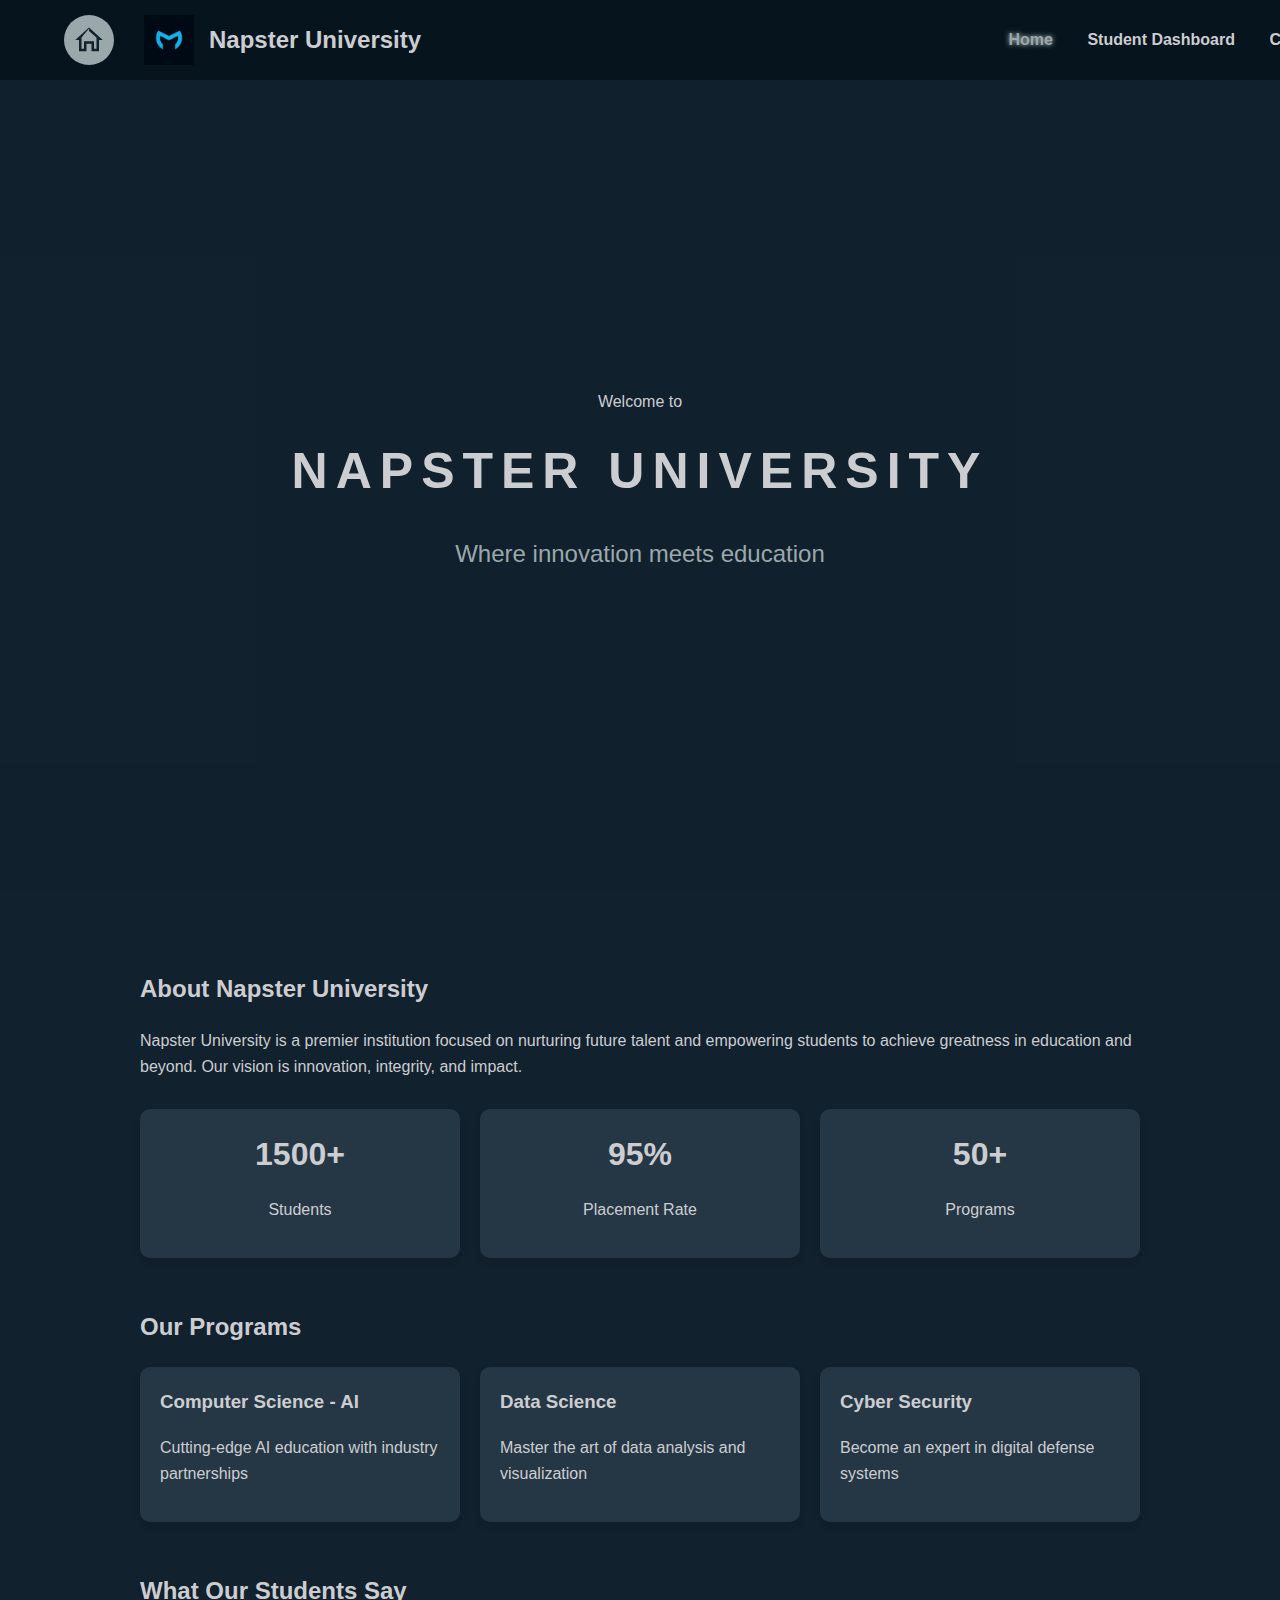
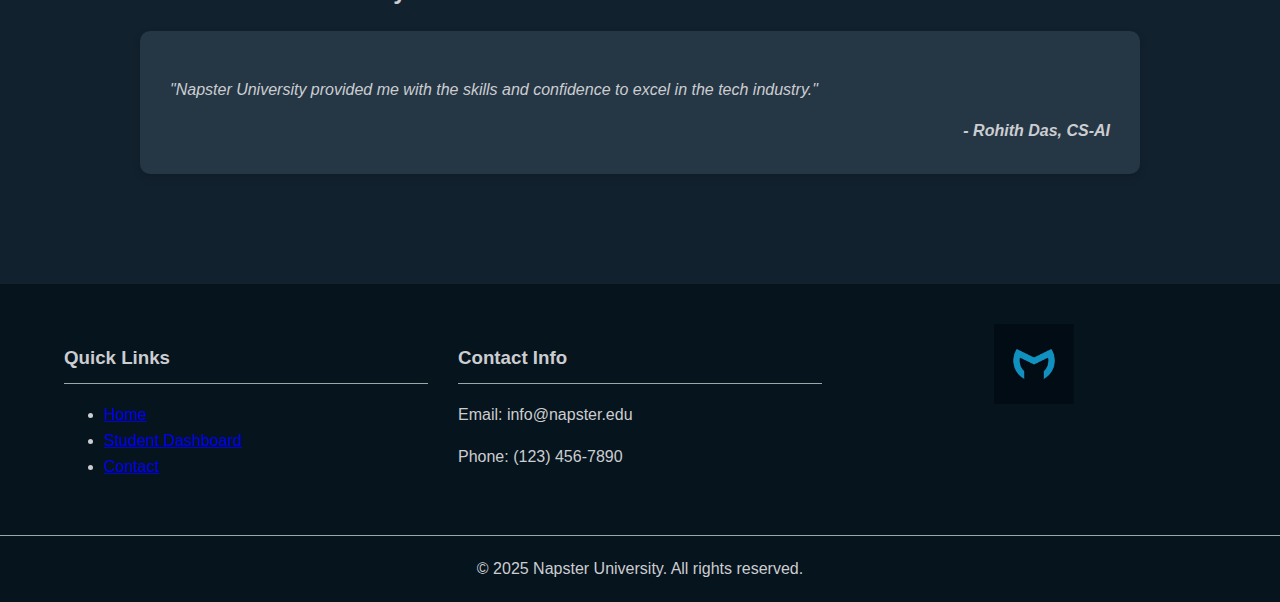
<file: index.html>
<!DOCTYPE html>
<html lang="en">
<head>
  <meta charset="UTF-8">
  <meta name="viewport" content="width=device-width, initial-scale=1.0">
  <title>Napster University</title>
  <link rel="stylesheet" href="style.css">
</head>
<body>
  <header>
    <div class="logo-container">
      <img src="logo.jpg" alt="Napster University Logo" class="university-logo">
      <h1>Napster University</h1>
    </div>
    <nav>
      <a href="index.html" class="active">Home</a>
      <a href="students.html">Student Dashboard</a>
      <a href="contact.html">Contact</a>
    </nav>
  </header>

  <div class="hero">
    <div class="hero-content">
      <p>Welcome to</p>
      <h2>NAPSTER UNIVERSITY</h2>
      <p class="hero-sub">Where innovation meets education</p>
    </div>
  </div>

  <div class="container">
    <section class="about">
      <h2>About Napster University</h2>
      <p>
        Napster University is a premier institution focused on nurturing future talent and empowering students to achieve greatness in education and beyond. Our vision is innovation, integrity, and impact.
      </p>
      <div class="stats">
        <div class="stat-card">
          <h3>1500+</h3>
          <p>Students</p>
        </div>
        <div class="stat-card">
          <h3>95%</h3>
          <p>Placement Rate</p>
        </div>
        <div class="stat-card">
          <h3>50+</h3>
          <p>Programs</p>
        </div>
      </div>
    </section>

    <section class="programs">
      <h2>Our Programs</h2>
      <div class="program-cards">
        <div class="program-card">
          <h3>Computer Science - AI</h3>
          <p>Cutting-edge AI education with industry partnerships</p>
        </div>
        <div class="program-card">
          <h3>Data Science</h3>
          <p>Master the art of data analysis and visualization</p>
        </div>
        <div class="program-card">
          <h3>Cyber Security</h3>
          <p>Become an expert in digital defense systems</p>
        </div>
      </div>
    </section>

    <section class="testimonials">
      <h2>What Our Students Say</h2>
      <div class="testimonial-card">
        <p>"Napster University provided me with the skills and confidence to excel in the tech industry."</p>
        <div class="author">- Rohith Das, CS-AI</div>
      </div>
    </section>
  </div>

  <footer>
    <div class="footer-content">
      <div class="footer-section">
        <h3>Quick Links</h3>
        <ul>
          <li><a href="index.html">Home</a></li>
          <li><a href="students.html">Student Dashboard</a></li>
          <li><a href="contact.html">Contact</a></li>
        </ul>
      </div>
      <div class="footer-section">
        <h3>Contact Info</h3>
        <p>Email: info@napster.edu</p>
        <p>Phone: (123) 456-7890</p>
      </div>
      <div class="footer-section">
        <img src="logo.jpg" alt="Napster University Logo" class="footer-logo">
      </div>
    </div>
    <div class="copyright">
      &copy; 2025 Napster University. All rights reserved.
    </div>
  </footer>
</body>
</html>
</file>
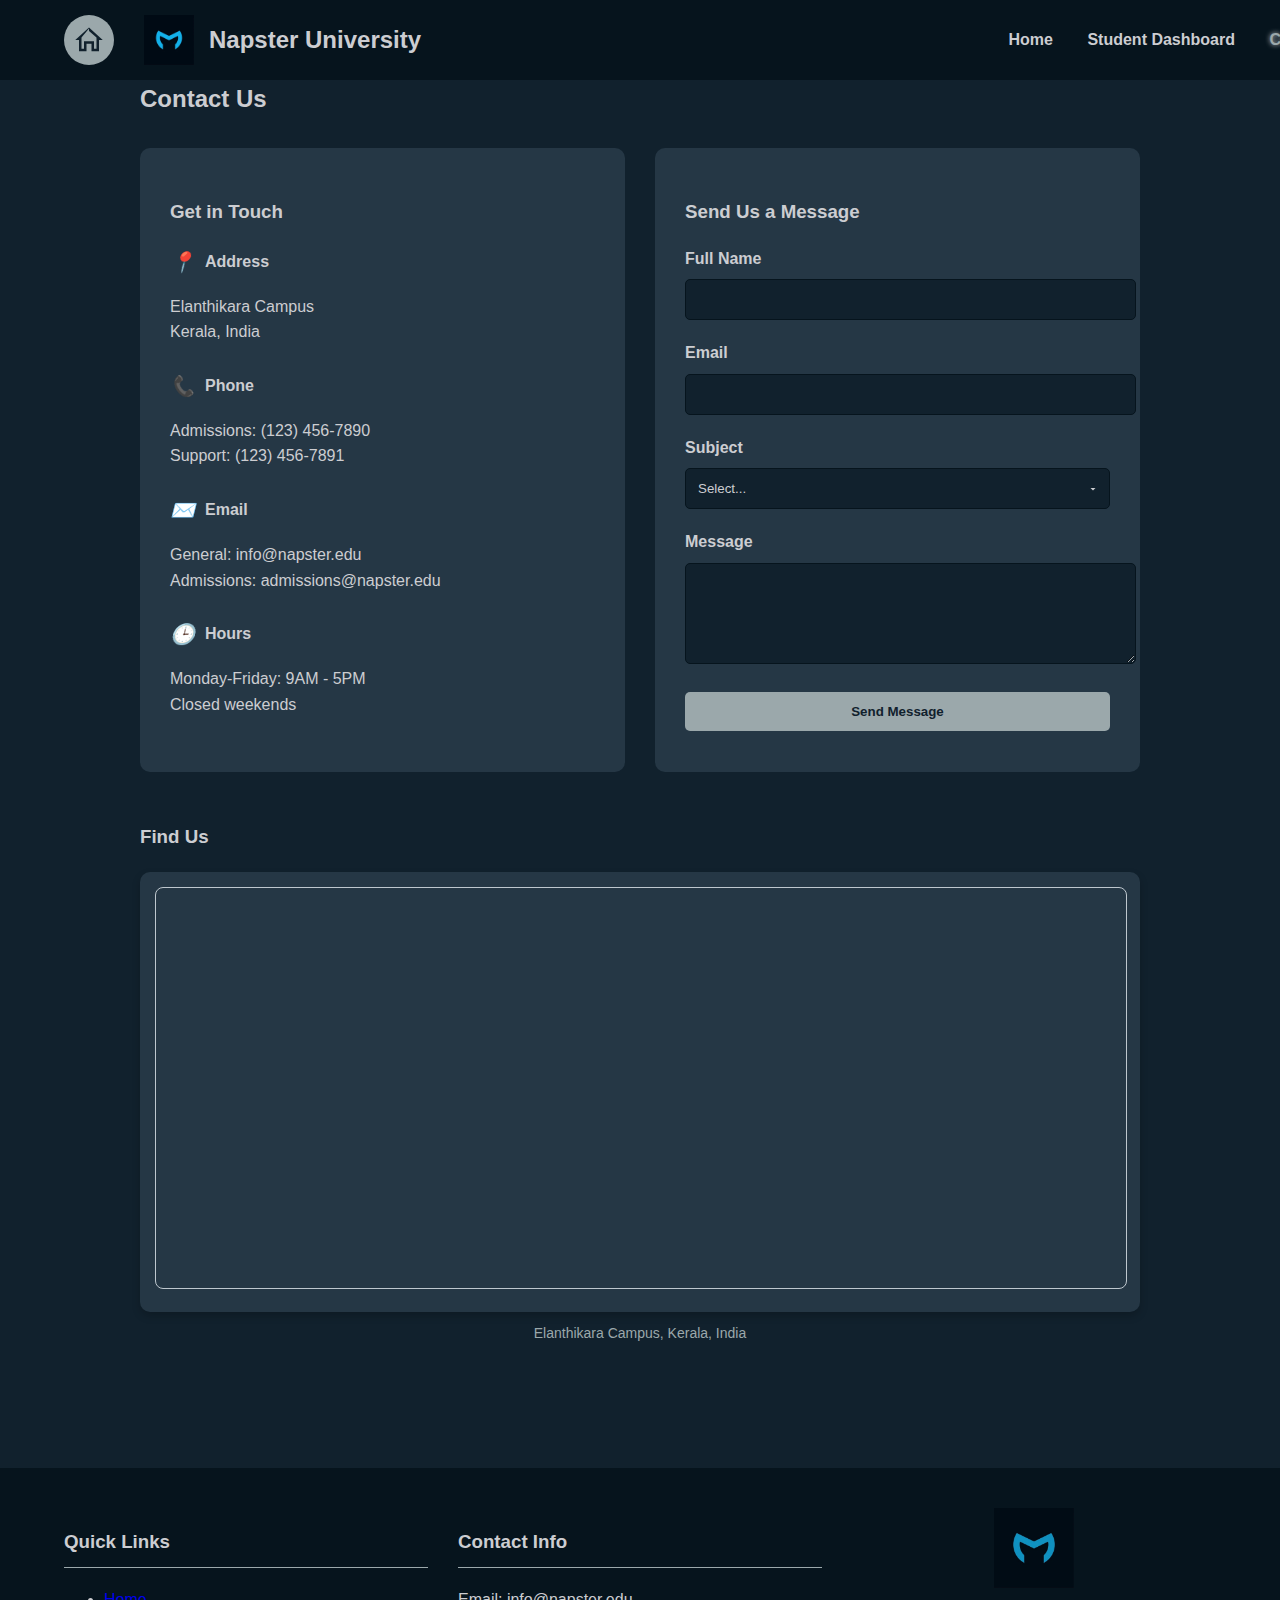
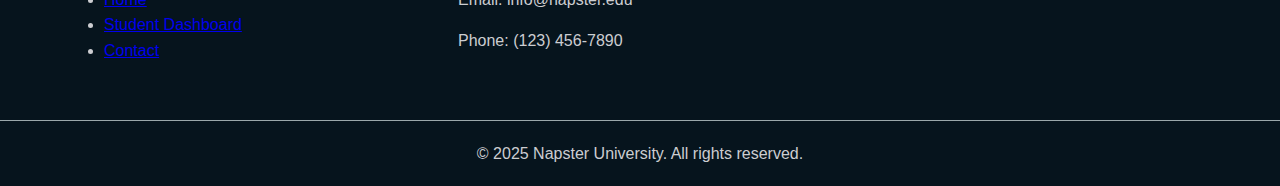
<file: contact.html>
<!DOCTYPE html>
<html lang="en">
<head>
  <meta charset="UTF-8">
  <title>Contact - Napster University</title>
  <link rel="stylesheet" href="style.css">
</head>
<body>
  <header>
    <div class="logo-container">
      <img src="logo.jpg" alt="Napster University Logo" class="university-logo">
      <h1>Napster University</h1>
    </div>
    <nav>
      <a href="index.html">Home</a>
      <a href="students.html">Student Dashboard</a>
      <a href="contact.html" class="active">Contact</a>
    </nav>
  </header>

  <main class="contact">
    <div class="container">
      <h2>Contact Us</h2>
      
      <div class="contact-grid">
        <div class="contact-info">
          <h3>Get in Touch</h3>
          <div class="info-card">
            <h4><i class="icon">📍</i> Address</h4>
            <p>Elanthikara Campus<br>Kerala, India</p>
          </div>
          <div class="info-card">
            <h4><i class="icon">📞</i> Phone</h4>
            <p>Admissions: (123) 456-7890<br>Support: (123) 456-7891</p>
          </div>
          <div class="info-card">
            <h4><i class="icon">✉️</i> Email</h4>
            <p>General: info@napster.edu<br>Admissions: admissions@napster.edu</p>
          </div>
          <div class="info-card">
            <h4><i class="icon">🕒</i> Hours</h4>
            <p>Monday-Friday: 9AM - 5PM<br>Closed weekends</p>
          </div>
        </div>

        <div class="contact-form">
          <h3>Send Us a Message</h3>
          <form action="mailto:info@napster.edu" method="post" enctype="text/plain">
            <div class="form-group">
              <label for="name">Full Name</label>
              <input type="text" id="name" name="name" required>
            </div>
            <div class="form-group">
              <label for="email">Email</label>
              <input type="email" id="email" name="email" required>
            </div>
            <div class="form-group">
              <label for="subject">Subject</label>
              <select id="subject" name="subject" required>
                <option value="">Select...</option>
                <option value="Admissions Inquiry">Admissions Inquiry</option>
                <option value="Technical Support">Technical Support</option>
                <option value="Feedback">Feedback</option>
                <option value="Other">Other</option>
              </select>
            </div>
            <div class="form-group">
              <label for="message">Message</label>
              <textarea id="message" name="message" rows="5" required></textarea>
            </div>
            <button type="submit">Send Message</button>
          </form>
        </div>
      </div>

      <div class="location-map">
        <h3>Find Us</h3>
        <div class="map-container">
          <iframe 
            src="https://www.google.com/maps/embed?pb=!1m18!1m12!1m3!1d4688.612539248899!2d76.26405987572363!3d10.198754169581731!2m3!1f0!2f0!3f0!3m2!1i1024!2i768!4f13.1!3m3!1m2!1s0x3b081b0020afe0ad%3A0x42d88ada52fac39!2sElanthikara!5e1!3m2!1sen!2sin!4v1744968441932!5m2!1sen!2sin" 
            width="100%" 
            height="400" 
            class="dark-map"
            allowfullscreen="" 
            loading="lazy" 
            referrerpolicy="no-referrer-when-downgrade">
          </iframe>
        </div>
        <p class="map-note">Elanthikara Campus, Kerala, India</p>
      </div>
    </div>
  </main>

  <footer>
    <div class="footer-content">
      <div class="footer-section">
        <h3>Quick Links</h3>
        <ul>
          <li><a href="index.html">Home</a></li>
          <li><a href="students.html">Student Dashboard</a></li>
          <li><a href="contact.html">Contact</a></li>
        </ul>
      </div>
      <div class="footer-section">
        <h3>Contact Info</h3>
        <p>Email: info@napster.edu</p>
        <p>Phone: (123) 456-7890</p>
      </div>
      <div class="footer-section">
        <img src="logo.jpg" alt="Napster University Logo" class="footer-logo">
      </div>
    </div>
    <div class="copyright">
      &copy; 2025 Napster University. All rights reserved.
    </div>
  </footer>
</body>
</html>
</file>
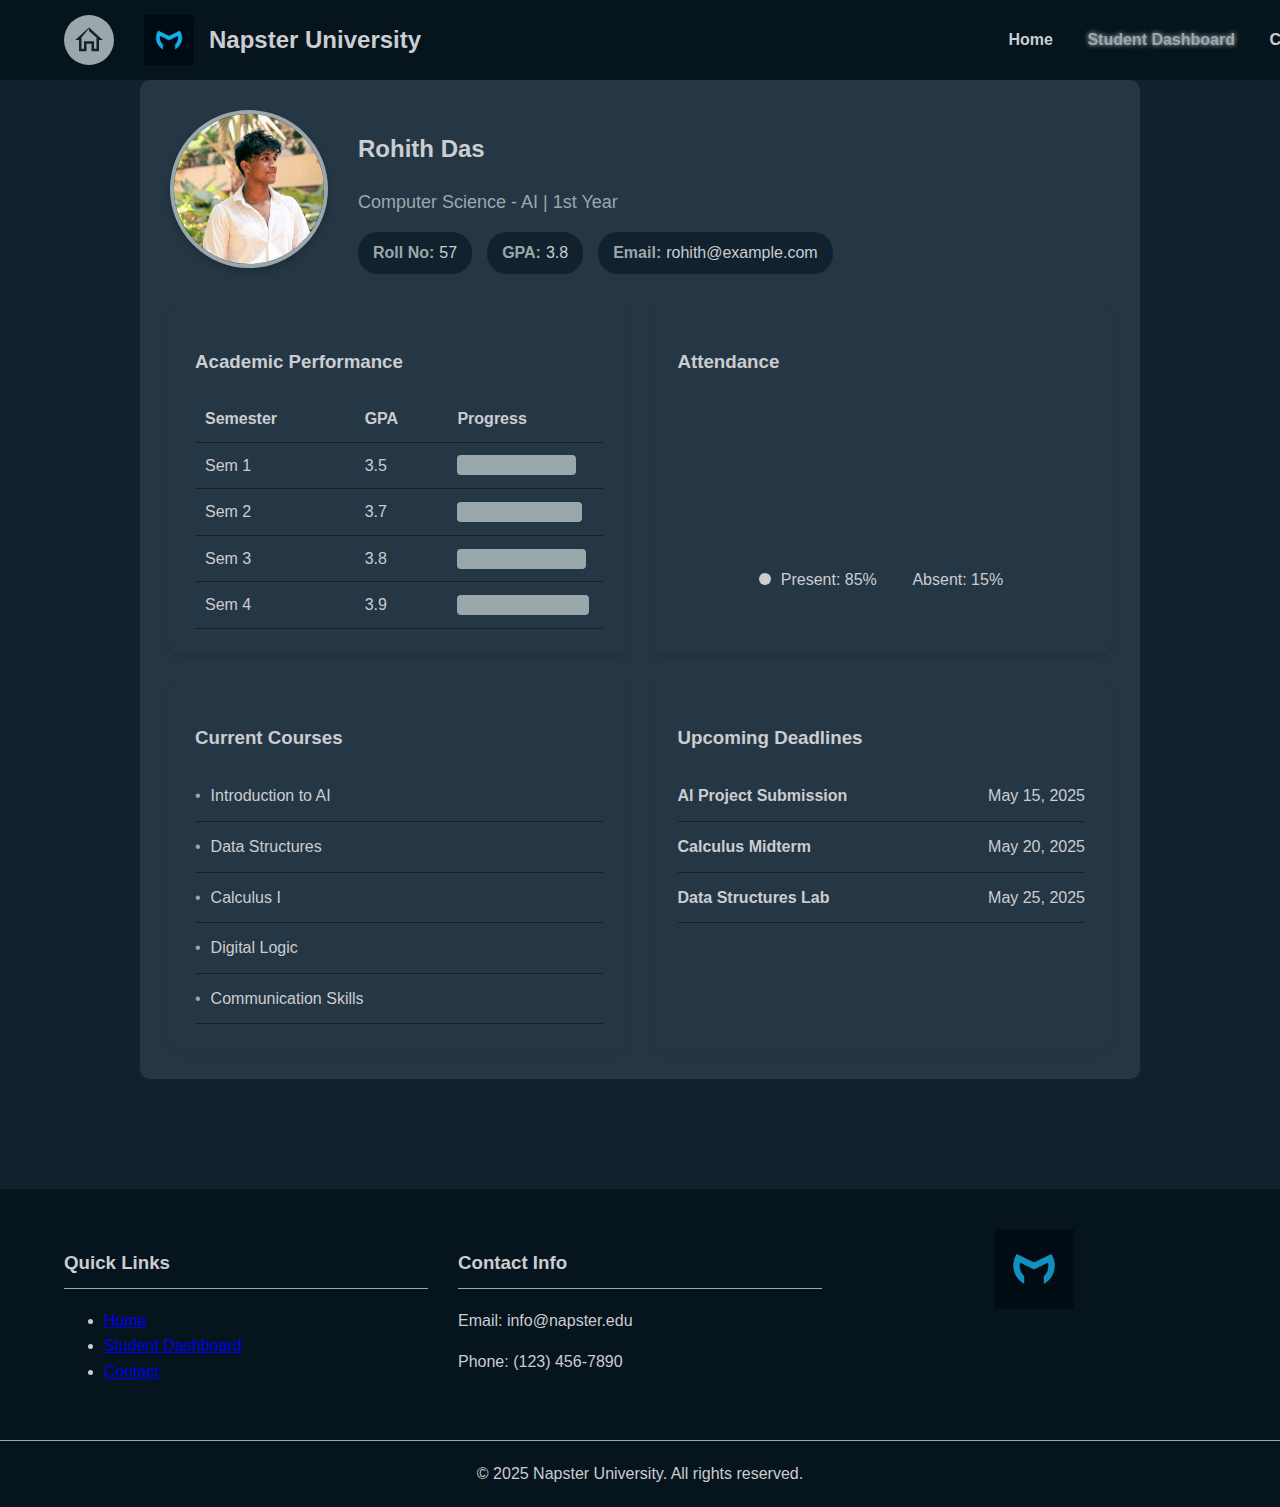
<file: students.html>
<!DOCTYPE html>
<html lang="en">
<head>
  <meta charset="UTF-8">
  <title>Student Dashboard - Napster University</title>
  <link rel="stylesheet" href="style.css">
</head>
<body>
  <header>
    <div class="logo-container">
      <img src="logo.jpg" alt="Napster University Logo" class="university-logo">
      <h1>Napster University</h1>
    </div>
    <nav>
      <a href="index.html">Home</a>
      <a href="students.html" class="active">Student Dashboard</a>
      <a href="contact.html">Contact</a>
    </nav>
  </header>

  <main class="students">
    <div class="container">
      <div class="student-profile">
        <div class="profile-header">
          <div class="profile-pic-container">
            <img src="rohith.jpg" alt="Student Photo" class="profile-pic">
          </div>
          <div class="profile-info">
            <h2>Rohith Das</h2>
            <p class="program-year">Computer Science - AI | 1st Year</p>
            <div class="profile-meta">
              <div class="meta-item">
                <span class="meta-label">Roll No:</span>
                <span class="meta-value">57</span>
              </div>
              <div class="meta-item">
                <span class="meta-label">GPA:</span>
                <span class="meta-value">3.8</span>
              </div>
              <div class="meta-item">
                <span class="meta-label">Email:</span>
                <span class="meta-value">rohith@example.com</span>
              </div>
            </div>
          </div>
        </div>
        
        <div class="dashboard-grid">
          <div class="dashboard-card performance">
            <h3>Academic Performance</h3>
            <table class="static-chart">
              <tr>
                <th>Semester</th>
                <th>GPA</th>
                <th>Progress</th>
              </tr>
              <tr>
                <td>Sem 1</td>
                <td>3.5</td>
                <td><div class="chart-bar" style="width: 87.5%"></div></td>
              </tr>
              <tr>
                <td>Sem 2</td>
                <td>3.7</td>
                <td><div class="chart-bar" style="width: 92.5%"></div></td>
              </tr>
              <tr>
                <td>Sem 3</td>
                <td>3.8</td>
                <td><div class="chart-bar" style="width: 95%"></div></td>
              </tr>
              <tr>
                <td>Sem 4</td>
                <td>3.9</td>
                <td><div class="chart-bar" style="width: 97.5%"></div></td>
              </tr>
            </table>
          </div>
          
          <div class="dashboard-card attendance">
            <h3>Attendance</h3>
            <div class="static-pie">
              <div class="pie-slice present" style="--percentage: 85"></div>
              <div class="pie-slice absent" style="--percentage: 15"></div>
              <div class="pie-center"></div>
            </div>
            <div class="pie-legend">
              <span><span class="legend-color present"></span> Present: 85%</span>
              <span><span class="legend-color absent"></span> Absent: 15%</span>
            </div>
          </div>
          
          <div class="dashboard-card courses">
            <h3>Current Courses</h3>
            <ul class="course-list">
              <li>Introduction to AI</li>
              <li>Data Structures</li>
              <li>Calculus I</li>
              <li>Digital Logic</li>
              <li>Communication Skills</li>
            </ul>
          </div>
          
          <div class="dashboard-card upcoming">
            <h3>Upcoming Deadlines</h3>
            <ul class="deadline-list">
              <li>
                <span class="deadline-title">AI Project Submission</span>
                <span class="deadline-date">May 15, 2025</span>
              </li>
              <li>
                <span class="deadline-title">Calculus Midterm</span>
                <span class="deadline-date">May 20, 2025</span>
              </li>
              <li>
                <span class="deadline-title">Data Structures Lab</span>
                <span class="deadline-date">May 25, 2025</span>
              </li>
            </ul>
          </div>
        </div>
      </div>
    </div>
  </main>

  <footer>
    <div class="footer-content">
      <div class="footer-section">
        <h3>Quick Links</h3>
        <ul>
          <li><a href="index.html">Home</a></li>
          <li><a href="students.html">Student Dashboard</a></li>
          <li><a href="contact.html">Contact</a></li>
        </ul>
      </div>
      <div class="footer-section">
        <h3>Contact Info</h3>
        <p>Email: info@napster.edu</p>
        <p>Phone: (123) 456-7890</p>
      </div>
      <div class="footer-section">
        <img src="logo.jpg" alt="Napster University Logo" class="footer-logo">
      </div>
    </div>
    <div class="copyright">
      &copy; 2025 Napster University. All rights reserved.
    </div>
  </footer>
</body>
</html>
</file>
<file: style.css>
/* Base Styles */
body {
    margin: 0;
    font-family: 'Segoe UI', Tahoma, Geneva, Verdana, sans-serif;
    background-color: #11212D;
    color: #CCCDD1;
    line-height: 1.6;
  }
  
  /* Header & Logo */
  header {
    background-color: #06141D;
    padding: 15px 5%;
    display: flex;
    justify-content: space-between;
    align-items: center;
    position: fixed;
    width: 100%;
    top: 0;
    z-index: 100;
  }
  
  .logo-container {
    display: flex;
    align-items: center;
    gap: 15px;
  }
  
  .university-logo {
    height: 50px;
    width: auto;
    transition: transform 0.3s ease;
  }
  
  .university-logo:hover {
    transform: scale(1.05);
  }
  
  header h1 {
    color: #CCCDD1;
    font-size: 24px;
    margin: 0;
  }
  
  nav a {
    margin: 0 15px;
    color: #CCCDD1;
    text-decoration: none;
    font-weight: bold;
    transition: color 0.3s;
  }
  
  nav a:hover, nav a.active {
    color: #9BA8AB;
    text-shadow: 0 0 5px #CCCDD1;
  }
  
  /* Fallback for missing logo */
  .logo-container::before {
    content: "";
    display: inline-block;
    width: 50px;
    height: 50px;
    background-color: #9BA8AB;
    border-radius: 50%;
    margin-right: 15px;
    background-image: url('data:image/svg+xml;utf8,<svg xmlns="http://www.w3.org/2000/svg" viewBox="0 0 24 24" fill="%2311212D"><path d="M12 2L1 12h3v9h6v-6h4v6h6v-9h3L12 2zm0 2.8L18 10v9h-2v-6H8v6H6v-9l6-7.2z"/></svg>');
    background-repeat: no-repeat;
    background-position: center;
    background-size: 60%;
  }
  
  .university-logo[src="logo.jpg"]:not([src*=".jpg"]) {
    display: none;
  }
  
  /* Hero Section */
  .hero {
    margin-top: 80px;
    background-image: url('https://images.unsplash.com/photo-1581090700227-1e8e08fca0e6');
    background-size: cover;
    background-position: center;
    height: 90vh;
    display: flex;
    align-items: center;
    justify-content: center;
    text-align: center;
    color: #CCCDD1;
    position: relative;
  }
  
  .hero::before {
    content: '';
    position: absolute;
    top: 0;
    left: 0;
    right: 0;
    bottom: 0;
    background-color: rgba(17, 33, 45, 0.7);
  }
  
  .hero-content {
    position: relative;
    z-index: 1;
    padding: 20px;
  }
  
  .hero h2 {
    font-size: 50px;
    letter-spacing: 8px;
    margin: 10px 0;
  }
  
  .hero-sub {
    font-size: 24px;
    color: #9BA8AB;
  }
  
  /* Container */
  .container {
    padding: 60px 20px;
    max-width: 1000px;
    margin: 0 auto;
  }
  
  /* Cards */
  .stat-card, .program-card, .testimonial-card, .dashboard-card {
    background-color: #253745;
    padding: 20px;
    border-radius: 10px;
    box-shadow: 0 4px 8px rgba(0,0,0,0.1);
    transition: transform 0.3s ease;
  }
  
  .stat-card:hover, .program-card:hover, .dashboard-card:hover {
    transform: translateY(-5px);
  }
  
  /* Stats Section */
  .stats {
    display: flex;
    justify-content: space-between;
    margin: 30px 0;
    gap: 20px;
  }
  
  .stat-card {
    text-align: center;
    flex: 1;
  }
  
  .stat-card h3 {
    font-size: 32px;
    margin: 0 0 10px;
    color: #CCCDD1;
  }
  
  /* Programs Section */
  .programs {
    margin: 50px 0;
  }
  
  .program-cards {
    display: flex;
    gap: 20px;
    margin-top: 20px;
  }
  
  .program-card {
    flex: 1;
  }
  
  .program-card h3 {
    color: #CCCDD1;
    margin-top: 0;
  }
  
  /* Testimonials */
  .testimonial-card {
    padding: 30px;
    margin-top: 20px;
    font-style: italic;
  }
  
  .author {
    text-align: right;
    font-weight: bold;
    margin-top: 15px;
  }
  
  /* Student Dashboard */
  .student-profile {
    background-color: #253745;
    border-radius: 10px;
    padding: 30px;
    margin-top: 20px;
  }
  
  .profile-header {
    display: flex;
    align-items: flex-start;
    gap: 30px;
    margin-bottom: 30px;
    flex-wrap: wrap;
  }
  
  .profile-pic-container {
    width: 150px;
    height: 150px;
    border-radius: 50%;
    overflow: hidden;
    border: 4px solid #9BA8AB;
    box-shadow: 0 4px 8px rgba(0,0,0,0.2);
    flex-shrink: 0;
  }
  
  .profile-pic {
    width: 100%;
    height: 100%;
    object-fit: cover;
  }
  
  .profile-info {
    flex: 1;
    min-width: 250px;
  }
  
  .program-year {
    color: #9BA8AB;
    margin: 8px 0 15px;
    font-size: 18px;
  }
  
  .profile-meta {
    display: flex;
    flex-wrap: wrap;
    gap: 15px;
  }
  
  .meta-item {
    background-color: #11212D;
    padding: 8px 15px;
    border-radius: 20px;
    display: flex;
    align-items: center;
    gap: 5px;
  }
  
  .meta-label {
    font-weight: bold;
    color: #9BA8AB;
  }
  
  .meta-value {
    color: #CCCDD1;
  }
  
  /* Dashboard Grid */
  .dashboard-grid {
    display: grid;
    grid-template-columns: repeat(auto-fit, minmax(300px, 1fr));
    gap: 25px;
  }
  
  .dashboard-card {
    padding: 25px;
    background-color: #253745;
    border-radius: 10px;
    box-shadow: 0 4px 8px rgba(0,0,0,0.1);
  }
  
  /* Static chart styles */
  .static-chart {
    width: 100%;
    margin-top: 15px;
    border-collapse: collapse;
  }
  
  .static-chart th, .static-chart td {
    padding: 10px;
    text-align: left;
    border-bottom: 1px solid #11212D;
  }
  
  .chart-bar {
    height: 20px;
    background: #9BA8AB;
    border-radius: 4px;
    transition: width 1s ease;
  }
  
  /* CSS-only pie chart */
  .static-pie {
    width: 150px;
    height: 150px;
    position: relative;
    border-radius: 50%;
    margin: 20px auto;
    background: conic-gradient(
      #CCCDD1 0% calc(var(--percentage) * 1%),
      #253745 calc(var(--percentage) * 1%) 100%
    );
  }
  
  .pie-legend {
    display: flex;
    justify-content: center;
    gap: 15px;
    margin-top: 10px;
    flex-wrap: wrap;
  }
  
  .legend-color {
    display: inline-block;
    width: 12px;
    height: 12px;
    border-radius: 50%;
    margin-right: 5px;
  }
  
  .legend-color.present { background: #CCCDD1; }
  .legend-color.absent { background: #253745; }
  
  /* Table Fixes */
  .course-list, .deadline-list {
    padding: 0;
    margin: 15px 0 0;
    list-style: none;
  }
  
  .course-list li {
    padding: 12px 0;
    border-bottom: 1px solid #11212D;
    display: flex;
    align-items: center;
  }
  
  .course-list li::before {
    content: "•";
    color: #9BA8AB;
    margin-right: 10px;
  }
  
  .deadline-list li {
    display: flex;
    justify-content: space-between;
    align-items: center;
    padding: 12px 0;
    border-bottom: 1px solid #11212D;
  }
  
  .deadline-title {
    font-weight: bold;
  }
  
  /* Contact Page */
  .contact-grid {
    display: grid;
    grid-template-columns: repeat(auto-fit, minmax(300px, 1fr));
    gap: 30px;
    margin: 30px 0;
  }
  
  .contact-info, .contact-form {
    background-color: #253745;
    padding: 30px;
    border-radius: 10px;
  }
  
  .info-card {
    margin-bottom: 25px;
  }
  
  .info-card h4 {
    display: flex;
    align-items: center;
    gap: 10px;
    margin: 0 0 10px;
    color: #CCCDD1;
  }
  
  .info-card .icon {
    font-size: 20px;
  }
  
  .form-group {
    margin-bottom: 20px;
  }
  
  .form-group label {
    display: block;
    margin-bottom: 8px;
    font-weight: bold;
  }
  
  .form-group input,
  .form-group select,
  .form-group textarea {
    width: 100%;
    padding: 12px;
    background-color: #11212D;
    border: 1px solid #06141D;
    color: #CCCDD1;
    border-radius: 5px;
  }
  
  .form-group select {
    appearance: none;
    background-image: url("data:image/svg+xml;charset=UTF-8,%3csvg xmlns='http://www.w3.org/2000/svg' viewBox='0 0 24 24' fill='%23CCCDD1'%3e%3cpath d='M7 10l5 5 5-5z'/%3e%3c/svg%3e");
    background-repeat: no-repeat;
    background-position: right 10px center;
    background-size: 12px;
  }
  
  button[type="submit"] {
    background-color: #9BA8AB;
    color: #11212D;
    font-weight: bold;
    padding: 12px 25px;
    border: none;
    border-radius: 5px;
    cursor: pointer;
    transition: all 0.3s;
    width: 100%;
  }
  
  button[type="submit"]:hover {
    background-color: #CCCDD1;
  }
  
  /* Map Styles */
  .location-map {
    margin-top: 50px;
  }
  
  .map-container {
    background-color: #253745;
    padding: 15px;
    border-radius: 10px;
    margin-top: 20px;
    box-shadow: 0 4px 8px rgba(0,0,0,0.2);
  }
  
  .dark-map {
    filter: 
      grayscale(20%) 
      invert(90%) 
      hue-rotate(180deg) 
      contrast(90%);
    border-radius: 8px;
    border: 1px solid #11212D !important;
  }
  
  .map-note {
    text-align: center;
    margin-top: 10px;
    font-size: 14px;
    color: #9BA8AB;
  }
  
  /* Footer */
  footer {
    background-color: #06141D;
    color: #CCCDD1;
    padding: 40px 0 20px;
    margin-top: 50px;
  }
  
  .footer-content {
    display: grid;
    grid-template-columns: repeat(auto-fit, minmax(200px, 1fr));
    gap: 30px;
    max-width: 1200px;
    margin: 0 auto;
    padding: 0 5%;
  }
  
  .footer-section {
    margin-bottom: 20px;
  }
  
  .footer-section h3 {
    border-bottom: 1px solid #9BA8AB;
    padding-bottom: 10px;
  }
  
  .footer-logo {
    max-height: 80px;
    width: auto;
    margin: 0 auto;
    display: block;
    opacity: 0.8;
    transition: opacity 0.3s;
  }
  
  .footer-logo:hover {
    opacity: 1;
  }
  
  .copyright {
    margin-top: 20px;
    padding-top: 20px;
    border-top: 1px solid #9BA8AB;
    text-align: center;
  }
  
  /* Responsive Adjustments */
  @media (max-width: 768px) {
    header {
      flex-direction: column;
      padding: 15px;
    }
    
    .logo-container h1 {
      font-size: 20px;
    }
    
    .university-logo {
      height: 40px;
    }
    
    nav {
      margin-top: 15px;
    }
    
    .hero h2 {
      font-size: 36px;
      letter-spacing: 4px;
    }
    
    .stats, .program-cards {
      flex-direction: column;
    }
    
    .stat-card, .program-card {
      margin-bottom: 15px;
    }
    
    .profile-header {
      flex-direction: column;
      align-items: center;
      text-align: center;
    }
    
    .profile-pic-container {
      margin: 0 auto 20px;
    }
    
    .profile-meta {
      justify-content: center;
    }
    
    .footer-content {
      grid-template-columns: 1fr;
      text-align: center;
    }
  }
  
  /* Animations */
  @keyframes fadeIn {
    from { opacity: 0; transform: translateY(-20px); }
    to { opacity: 1; transform: translateY(0); }
  }
  
  .home h2, .students h2, .contact h2 {
    animation: fadeIn 1s ease-in-out;
  }
</file>
